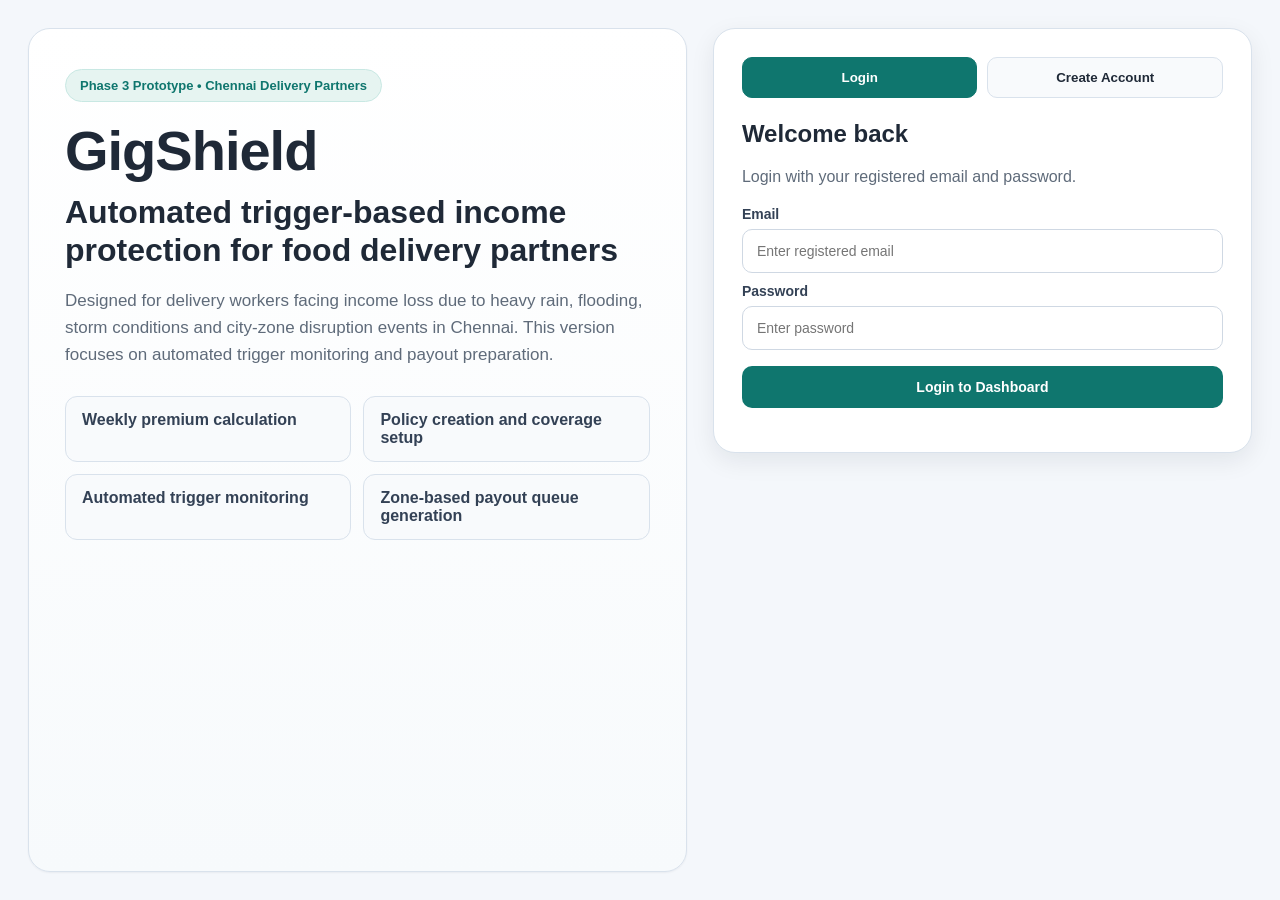
<file: index.html>
<!DOCTYPE html>
<html lang="en">
<head>
  <meta charset="UTF-8" />
  <meta name="viewport" content="width=device-width, initial-scale=1.0" />
  <title>GigShield | Access Portal</title>
  <link rel="stylesheet" href="style.css" />
</head>
<body class="auth-body">
  <div class="bg-orb orb-1"></div>
  <div class="bg-orb orb-2"></div>
  <div class="bg-grid"></div>

  <main class="auth-shell">
    <section class="auth-info">
      <span class="pill">Phase 3 Prototype • Chennai Delivery Partners</span>
      <h1>GigShield</h1>
      <h2>Automated trigger-based income protection for food delivery partners</h2>
      <p>
        Designed for delivery workers facing income loss due to heavy rain,
        flooding, storm conditions and city-zone disruption events in Chennai.
        This version focuses on automated trigger monitoring and payout preparation.
      </p>

      <div class="feature-stack">
        <div class="feature-item">Weekly premium calculation</div>
        <div class="feature-item">Policy creation and coverage setup</div>
        <div class="feature-item">Automated trigger monitoring</div>
        <div class="feature-item">Zone-based payout queue generation</div>
      </div>
    </section>

    <section class="auth-card glass">
      <div class="tab-row">
        <button class="tab-btn active" id="loginTabBtn" onclick="switchTab('login')">Login</button>
        <button class="tab-btn" id="registerTabBtn" onclick="switchTab('register')">Create Account</button>
      </div>

      <div id="loginTab" class="tab-content active">
        <h3>Welcome back</h3>
        <p class="muted">Login with your registered email and password.</p>

        <label>Email</label>
        <input type="email" id="loginEmail" placeholder="Enter registered email" />

        <label>Password</label>
        <input type="password" id="loginPassword" placeholder="Enter password" />

        <button class="btn btn-primary btn-full" onclick="loginUser()">Login to Dashboard</button>
      </div>

      <div id="registerTab" class="tab-content">
        <h3>Create account</h3>
        <p class="muted">Register a delivery partner account for demo access.</p>

        <label>Full Name</label>
        <input type="text" id="regName" placeholder="Enter full name" />

        <label>Email</label>
        <input type="email" id="regEmail" placeholder="Enter email" />

        <label>Password</label>
        <input type="password" id="regPassword" placeholder="Create password" />

        <label>Delivery Platform</label>
        <select id="regPlatform">
          <option value="Swiggy">Swiggy</option>
          <option value="Zomato">Zomato</option>
          <option value="Blinkit">Blinkit</option>
          <option value="Zepto">Zepto</option>
        </select>

        <label>Primary Chennai Zone</label>
        <select id="regCityZone">
          <option value="North Chennai">North Chennai</option>
          <option value="Central Chennai">Central Chennai</option>
          <option value="South Chennai">South Chennai</option>
        </select>

        <button class="btn btn-primary btn-full" onclick="registerUser()">Create Account</button>
      </div>

      <p id="authMessage" class="auth-message"></p>
    </section>
  </main>

  <script src="script.js"></script>
</body>
</html>
</file>
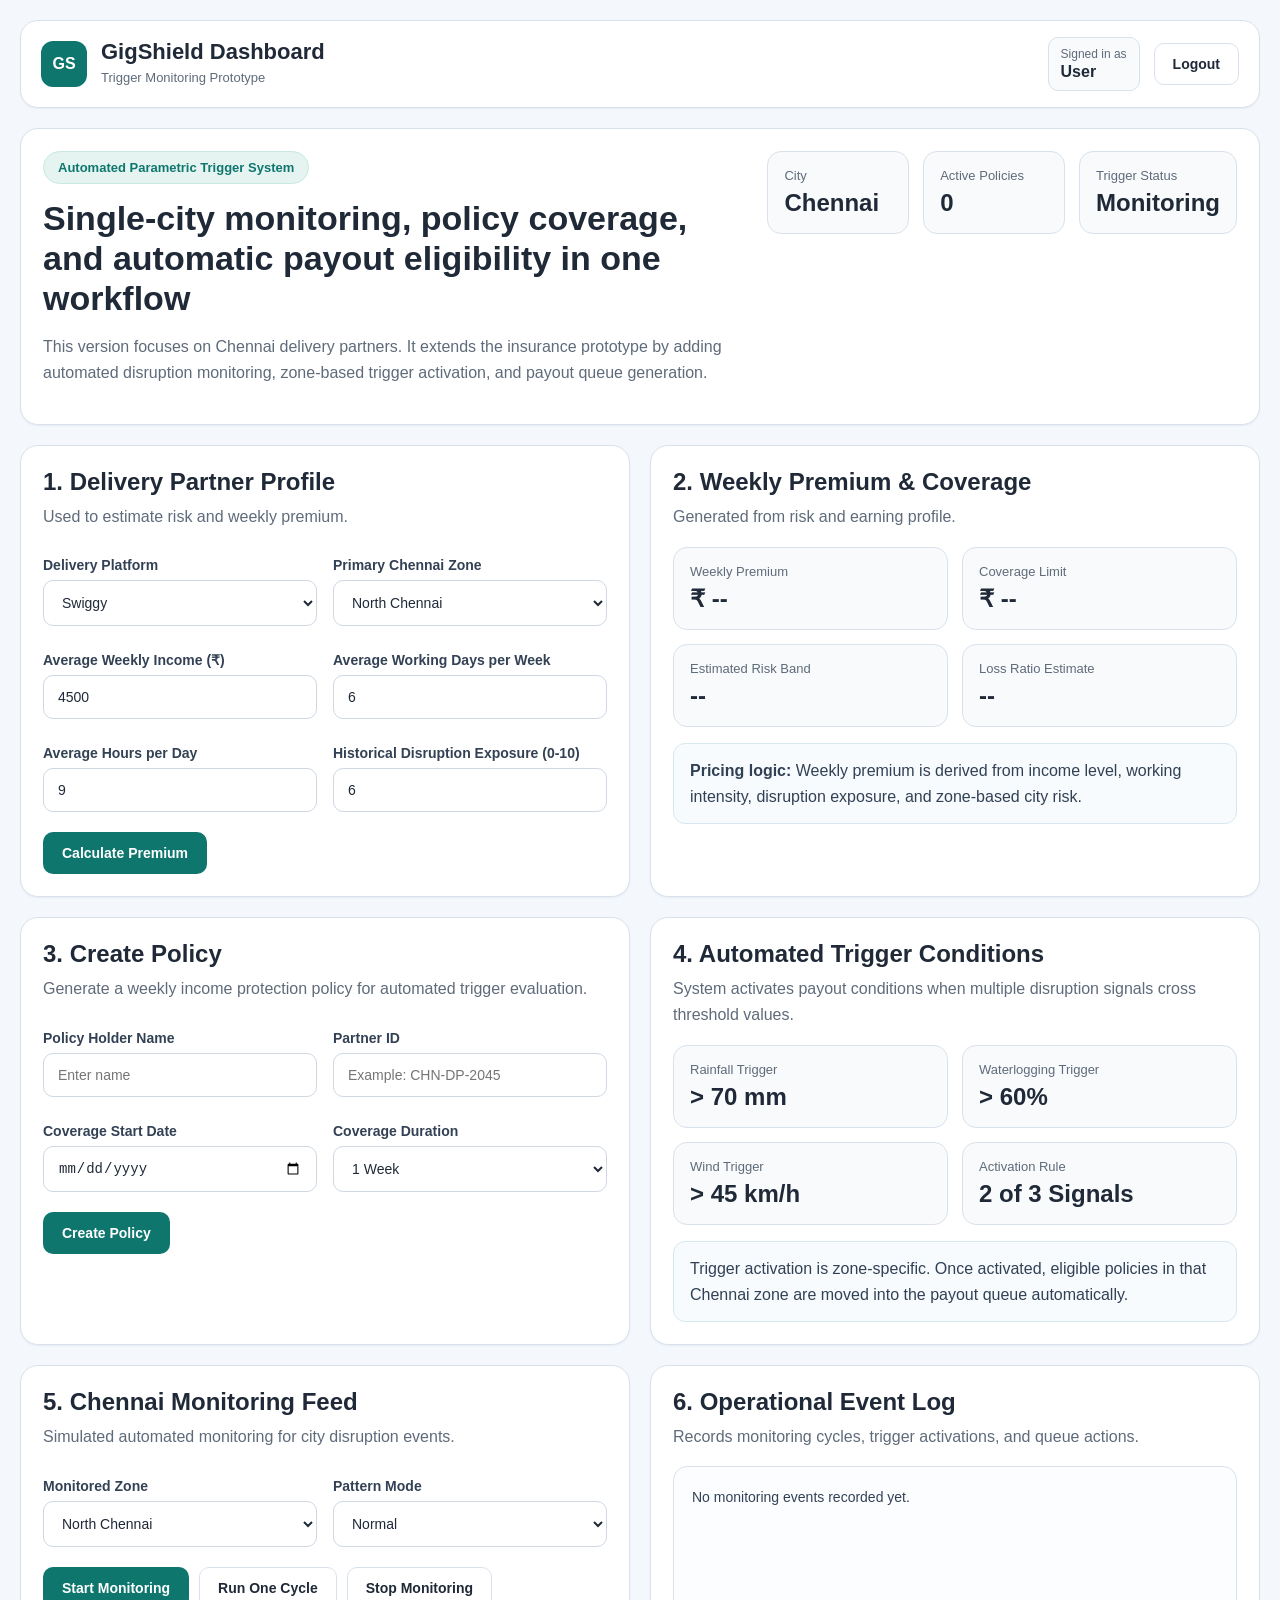
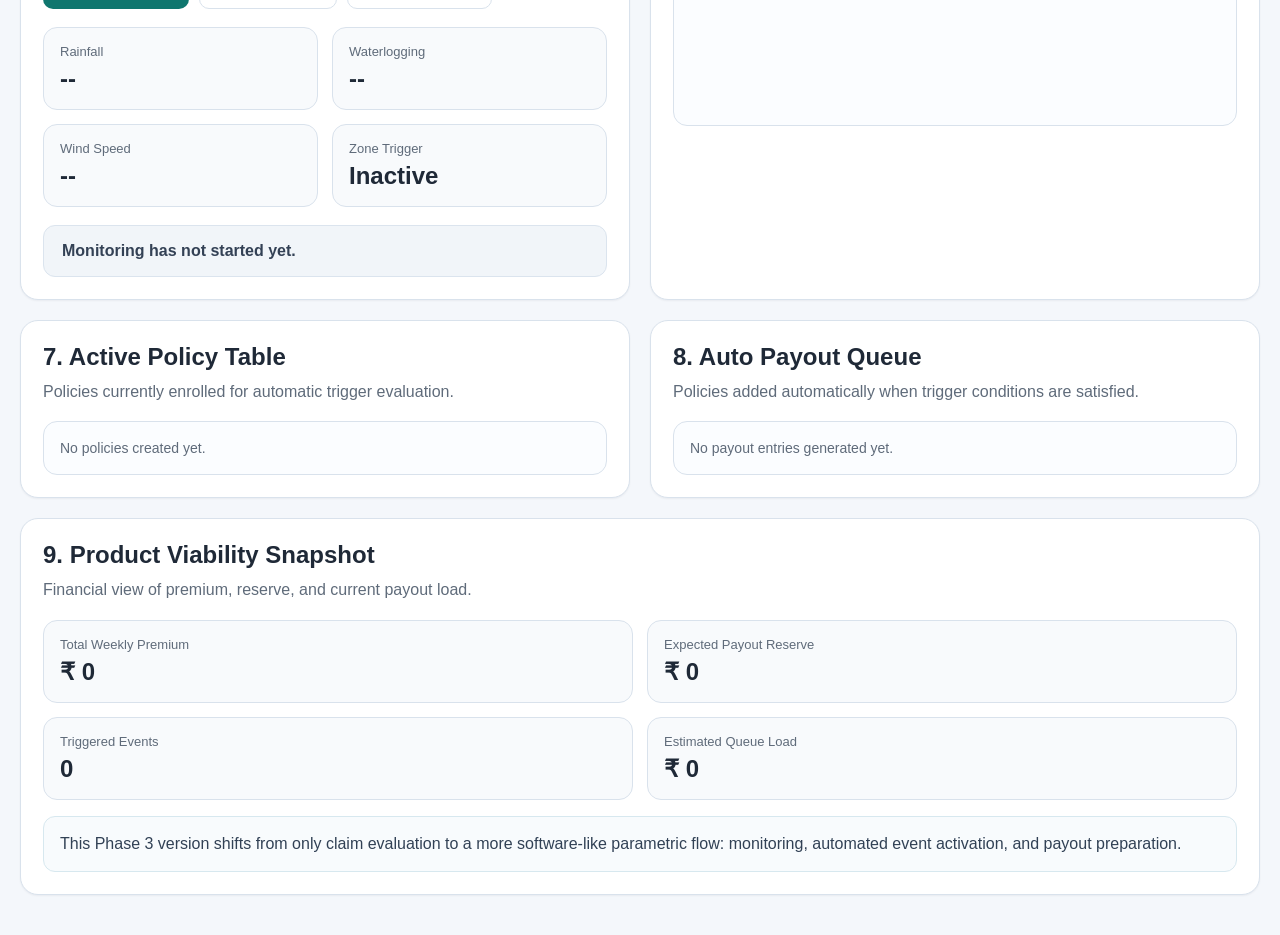
<file: dashboard.html>
<!DOCTYPE html>
<html lang="en">
<head>
  <meta charset="UTF-8" />
  <meta name="viewport" content="width=device-width, initial-scale=1.0" />
  <title>GigShield | Dashboard</title>
  <link rel="stylesheet" href="style.css" />
</head>
<body class="dashboard-body">
  <div class="dashboard-bg-orb orb-a"></div>
  <div class="dashboard-bg-orb orb-b"></div>

  <header class="topbar glass">
    <div class="topbar-left">
      <div class="brand-icon">GS</div>
      <div>
        <h1>GigShield Dashboard</h1>
        <p> Trigger Monitoring Prototype</p>
      </div>
    </div>

    <div class="topbar-right">
      <div class="user-badge">
        <span class="user-label">Signed in as</span>
        <strong id="welcomeUser">User</strong>
      </div>
      <button class="btn btn-secondary" onclick="logout()">Logout</button>
    </div>
  </header>

  <main class="dashboard-main">
    <section class="hero glass">
      <div>
        <span class="pill">Automated Parametric Trigger System</span>
        <h2>Single-city monitoring, policy coverage, and automatic payout eligibility in one workflow</h2>
        <p class="muted">
          This version focuses on Chennai delivery partners. It extends the insurance prototype
          by adding automated disruption monitoring, zone-based trigger activation, and payout queue generation.
        </p>
      </div>

      <div class="hero-metrics">
        <div class="metric-box">
          <span>City</span>
          <strong>Chennai</strong>
        </div>
        <div class="metric-box">
          <span>Active Policies</span>
          <strong id="activePoliciesOut">0</strong>
        </div>
        <div class="metric-box">
          <span>Trigger Status</span>
          <strong id="globalTriggerOut">Monitoring</strong>
        </div>
      </div>
    </section>

    <section class="main-grid">
      <div class="panel glass">
        <div class="panel-header">
          <h3>1. Delivery Partner Profile</h3>
          <p>Used to estimate risk and weekly premium.</p>
        </div>

        <div class="form-grid">
          <div class="field">
            <label>Delivery Platform</label>
            <select id="platform">
              <option value="Swiggy">Swiggy</option>
              <option value="Zomato">Zomato</option>
              <option value="Blinkit">Blinkit</option>
              <option value="Zepto">Zepto</option>
            </select>
          </div>

          <div class="field">
            <label>Primary Chennai Zone</label>
            <select id="zone">
              <option value="North Chennai">North Chennai</option>
              <option value="Central Chennai">Central Chennai</option>
              <option value="South Chennai">South Chennai</option>
            </select>
          </div>

          <div class="field">
            <label>Average Weekly Income (₹)</label>
            <input type="number" id="weeklyIncome" value="4500" />
          </div>

          <div class="field">
            <label>Average Working Days per Week</label>
            <input type="number" id="workingDays" value="6" min="1" max="7" />
          </div>

          <div class="field">
            <label>Average Hours per Day</label>
            <input type="number" id="hoursPerDay" value="9" min="1" max="16" />
          </div>

          <div class="field">
            <label>Historical Disruption Exposure (0-10)</label>
            <input type="number" id="exposureScore" value="6" min="0" max="10" />
          </div>
        </div>

        <div class="action-row">
          <button class="btn btn-primary" onclick="calculatePremium()">Calculate Premium</button>
        </div>
      </div>

      <div class="panel glass">
        <div class="panel-header">
          <h3>2. Weekly Premium & Coverage</h3>
          <p>Generated from risk and earning profile.</p>
        </div>

        <div class="metric-grid">
          <div class="metric-card">
            <span>Weekly Premium</span>
            <strong id="premiumOut">₹ --</strong>
          </div>
          <div class="metric-card">
            <span>Coverage Limit</span>
            <strong id="coverageOut">₹ --</strong>
          </div>
          <div class="metric-card">
            <span>Estimated Risk Band</span>
            <strong id="riskBandOut">--</strong>
          </div>
          <div class="metric-card">
            <span>Loss Ratio Estimate</span>
            <strong id="lossRatioOut">--</strong>
          </div>
        </div>

        <div class="info-box">
          <strong>Pricing logic:</strong>
          Weekly premium is derived from income level, working intensity,
          disruption exposure, and zone-based city risk.
        </div>
      </div>
    </section>

    <section class="main-grid">
      <div class="panel glass">
        <div class="panel-header">
          <h3>3. Create Policy</h3>
          <p>Generate a weekly income protection policy for automated trigger evaluation.</p>
        </div>

        <div class="form-grid">
          <div class="field">
            <label>Policy Holder Name</label>
            <input type="text" id="holderName" placeholder="Enter name" />
          </div>

          <div class="field">
            <label>Partner ID</label>
            <input type="text" id="partnerId" placeholder="Example: CHN-DP-2045" />
          </div>

          <div class="field">
            <label>Coverage Start Date</label>
            <input type="date" id="startDate" />
          </div>

          <div class="field">
            <label>Coverage Duration</label>
            <select id="duration">
              <option value="1 Week">1 Week</option>
              <option value="2 Weeks">2 Weeks</option>
              <option value="4 Weeks">4 Weeks</option>
            </select>
          </div>
        </div>

        <div class="action-row">
          <button class="btn btn-primary" onclick="createPolicy()">Create Policy</button>
        </div>

        <div id="policyCard" class="policy-card hidden"></div>
      </div>

      <div class="panel glass">
        <div class="panel-header">
          <h3>4. Automated Trigger Conditions</h3>
          <p>System activates payout conditions when multiple disruption signals cross threshold values.</p>
        </div>

        <div class="metric-grid">
          <div class="metric-card">
            <span>Rainfall Trigger</span>
            <strong>> 70 mm</strong>
          </div>
          <div class="metric-card">
            <span>Waterlogging Trigger</span>
            <strong>> 60%</strong>
          </div>
          <div class="metric-card">
            <span>Wind Trigger</span>
            <strong>> 45 km/h</strong>
          </div>
          <div class="metric-card">
            <span>Activation Rule</span>
            <strong>2 of 3 Signals</strong>
          </div>
        </div>

        <div class="info-box">
          Trigger activation is zone-specific. Once activated, eligible policies in that Chennai zone
          are moved into the payout queue automatically.
        </div>
      </div>
    </section>

    <section class="main-grid">
      <div class="panel glass">
        <div class="panel-header">
          <h3>5. Chennai Monitoring Feed</h3>
          <p>Simulated automated monitoring for city disruption events.</p>
        </div>

        <div class="form-grid">
          <div class="field">
            <label>Monitored Zone</label>
            <select id="monitorZone">
              <option value="North Chennai">North Chennai</option>
              <option value="Central Chennai">Central Chennai</option>
              <option value="South Chennai">South Chennai</option>
            </select>
          </div>

          <div class="field">
            <label>Pattern Mode</label>
            <select id="monitorMode">
              <option value="Normal">Normal</option>
              <option value="Heavy Rain Pattern">Heavy Rain Pattern</option>
              <option value="Flood Pattern">Flood Pattern</option>
              <option value="Storm Pattern">Storm Pattern</option>
            </select>
          </div>
        </div>

        <div class="action-row">
          <button class="btn btn-primary" onclick="startMonitoring()">Start Monitoring</button>
          <button class="btn btn-secondary" onclick="runSingleCycle()">Run One Cycle</button>
          <button class="btn btn-secondary" onclick="stopMonitoring()">Stop Monitoring</button>
        </div>

        <div class="metric-grid claim-results">
          <div class="metric-card">
            <span>Rainfall</span>
            <strong id="rainfallOut">--</strong>
          </div>
          <div class="metric-card">
            <span>Waterlogging</span>
            <strong id="waterloggingOut">--</strong>
          </div>
          <div class="metric-card">
            <span>Wind Speed</span>
            <strong id="windOut">--</strong>
          </div>
          <div class="metric-card">
            <span>Zone Trigger</span>
            <strong id="zoneTriggerOut">Inactive</strong>
          </div>
        </div>

        <div id="monitorBanner" class="decision-banner neutral">
          Monitoring has not started yet.
        </div>
      </div>

      <div class="panel glass">
        <div class="panel-header">
          <h3>6. Operational Event Log</h3>
          <p>Records monitoring cycles, trigger activations, and queue actions.</p>
        </div>

        <div id="eventLog" class="log-box">
          <div class="log-item">No monitoring events recorded yet.</div>
        </div>
      </div>
    </section>

    <section class="main-grid">
      <div class="panel glass">
        <div class="panel-header">
          <h3>7. Active Policy Table</h3>
          <p>Policies currently enrolled for automatic trigger evaluation.</p>
        </div>

        <div id="policyTable" class="table-box">
          <div class="empty-note">No policies created yet.</div>
        </div>
      </div>

      <div class="panel glass">
        <div class="panel-header">
          <h3>8. Auto Payout Queue</h3>
          <p>Policies added automatically when trigger conditions are satisfied.</p>
        </div>

        <div id="payoutQueue" class="table-box">
          <div class="empty-note">No payout entries generated yet.</div>
        </div>
      </div>
    </section>

    <section class="panel glass">
      <div class="panel-header">
        <h3>9. Product Viability Snapshot</h3>
        <p>Financial view of premium, reserve, and current payout load.</p>
      </div>

      <div class="metric-grid">
        <div class="metric-card">
          <span>Total Weekly Premium</span>
          <strong id="premiumCollectedOut">₹ --</strong>
        </div>
        <div class="metric-card">
          <span>Expected Payout Reserve</span>
          <strong id="reserveOut">₹ --</strong>
        </div>
        <div class="metric-card">
          <span>Triggered Events</span>
          <strong id="triggerCountOut">0</strong>
        </div>
        <div class="metric-card">
          <span>Estimated Queue Load</span>
          <strong id="queueLoadOut">₹ --</strong>
        </div>
      </div>

      <div class="info-box">
        This Phase 3 version shifts from only claim evaluation to a more software-like parametric flow:
        monitoring, automated event activation, and payout preparation.
      </div>
    </section>
  </main>

  <script src="script.js"></script>
</body>
</html>
</file>
<file: style.css>
:root {
  --bg: #f4f7fb;
  --surface: #ffffff;
  --surface-2: #f8fafc;
  --surface-3: #eef3f8;
  --border: #d9e2ec;
  --text: #1f2937;
  --muted: #5f6b7a;
  --primary: #0f766e;
  --primary-dark: #0b5e58;
  --secondary: #2563eb;
  --success: #15803d;
  --warning: #b45309;
  --danger: #be123c;
  --shadow-sm: 0 1px 2px rgba(15, 23, 42, 0.05);
  --shadow-md: 0 8px 24px rgba(15, 23, 42, 0.08);
  --radius: 14px;
  --radius-lg: 18px;
  --max-width: 1320px;
}

* {
  box-sizing: border-box;
}

html {
  scroll-behavior: smooth;
}

body {
  margin: 0;
  font-family: "Segoe UI", Arial, sans-serif;
  background: var(--bg);
  color: var(--text);
  min-height: 100vh;
}

.bg-grid,
.bg-orb,
.dashboard-bg-orb {
  display: none;
}

h1, h2, h3, h4 {
  margin-top: 0;
  color: var(--text);
}

p {
  line-height: 1.6;
}

.muted {
  color: var(--muted);
}

.hidden {
  display: none;
}

.glass {
  background: var(--surface);
  border: 1px solid var(--border);
  box-shadow: var(--shadow-md);
}

.pill {
  display: inline-block;
  padding: 8px 14px;
  border-radius: 999px;
  background: #e6f4f1;
  color: var(--primary);
  border: 1px solid #c8e8e3;
  font-size: 13px;
  font-weight: 600;
}

.btn {
  border: 1px solid transparent;
  cursor: pointer;
  border-radius: 10px;
  font-weight: 600;
  transition: 0.18s ease;
  padding: 12px 18px;
  font-size: 14px;
}

.btn:hover {
  transform: translateY(-1px);
}

.btn-primary {
  background: var(--primary);
  color: white;
}

.btn-primary:hover {
  background: var(--primary-dark);
}

.btn-secondary {
  background: white;
  color: var(--text);
  border-color: var(--border);
}

.btn-secondary:hover {
  background: var(--surface-2);
}

.btn-full {
  width: 100%;
  margin-top: 16px;
}

input,
select,
textarea {
  width: 100%;
  padding: 13px 14px;
  border-radius: 10px;
  border: 1px solid #cfd8e3;
  background: white;
  color: var(--text);
  outline: none;
  font-size: 14px;
}

input:focus,
select:focus,
textarea:focus {
  border-color: var(--secondary);
  box-shadow: 0 0 0 3px rgba(37, 99, 235, 0.12);
}

label {
  display: block;
  margin: 10px 0 7px;
  color: #334155;
  font-size: 14px;
  font-weight: 600;
}

/* ---------- Auth Page ---------- */

.auth-body {
  padding: 28px;
}

.auth-shell {
  width: min(var(--max-width), 100%);
  margin: 0 auto;
  display: grid;
  grid-template-columns: 1.1fr 0.9fr;
  gap: 26px;
  align-items: stretch;
  min-height: calc(100vh - 56px);
}

.auth-info {
  background: linear-gradient(180deg, #ffffff 0%, #f7fafc 100%);
  border: 1px solid var(--border);
  border-radius: 22px;
  padding: 40px 36px;
  box-shadow: var(--shadow-sm);
}

.auth-info h1 {
  font-size: 56px;
  margin: 16px 0 10px;
  letter-spacing: -1px;
}

.auth-info h2 {
  font-size: 32px;
  line-height: 1.2;
  margin-bottom: 14px;
  max-width: 720px;
}

.auth-info p {
  color: var(--muted);
  font-size: 17px;
  max-width: 760px;
}

.feature-stack {
  display: grid;
  grid-template-columns: repeat(2, minmax(0, 1fr));
  gap: 12px;
  margin-top: 28px;
}

.feature-item {
  padding: 14px 16px;
  border-radius: 12px;
  background: var(--surface-2);
  border: 1px solid var(--border);
  color: #334155;
  font-weight: 600;
}

.auth-card {
  border-radius: 22px;
  padding: 28px;
  align-self: start;
}

.tab-row {
  display: grid;
  grid-template-columns: 1fr 1fr;
  gap: 10px;
  margin-bottom: 22px;
}

.tab-btn {
  border: 1px solid var(--border);
  padding: 12px;
  border-radius: 10px;
  background: var(--surface-2);
  color: var(--text);
  cursor: pointer;
  font-weight: 700;
}

.tab-btn.active {
  background: var(--primary);
  color: white;
  border-color: var(--primary);
}

.tab-content {
  display: none;
}

.tab-content.active {
  display: block;
}

.tab-content h3 {
  font-size: 24px;
  margin-bottom: 8px;
}

.auth-message {
  margin-top: 16px;
  font-size: 14px;
  font-weight: 600;
}

/* ---------- Dashboard ---------- */

.dashboard-body {
  padding: 20px;
}

.topbar {
  width: min(var(--max-width), 100%);
  margin: 0 auto 20px;
  padding: 16px 20px;
  border-radius: 18px;
  display: flex;
  justify-content: space-between;
  align-items: center;
  gap: 18px;
  background: white;
  border: 1px solid var(--border);
  box-shadow: var(--shadow-sm);
}

.topbar-left,
.topbar-right {
  display: flex;
  align-items: center;
  gap: 14px;
}

.brand-icon {
  width: 46px;
  height: 46px;
  border-radius: 12px;
  display: grid;
  place-items: center;
  font-weight: 800;
  background: var(--primary);
  color: white;
  font-size: 16px;
}

.topbar h1 {
  margin: 0;
  font-size: 22px;
}

.topbar p {
  margin: 3px 0 0;
  color: var(--muted);
  font-size: 13px;
}

.user-badge {
  padding: 9px 12px;
  border-radius: 10px;
  background: var(--surface-2);
  border: 1px solid var(--border);
}

.user-label {
  display: block;
  color: var(--muted);
  font-size: 12px;
  margin-bottom: 2px;
}

.dashboard-main {
  width: min(var(--max-width), 100%);
  margin: 0 auto;
}

.hero,
.panel {
  border-radius: 18px;
  padding: 22px;
  background: white;
  border: 1px solid var(--border);
  box-shadow: var(--shadow-sm);
  margin-bottom: 20px;
}

.hero {
  display: grid;
  grid-template-columns: 1.2fr 0.8fr;
  gap: 20px;
}

.hero h2 {
  margin: 14px 0 10px;
  font-size: 34px;
  line-height: 1.18;
  max-width: 800px;
}

.hero-metrics,
.metric-grid {
  display: grid;
  gap: 14px;
}

.hero-metrics {
  grid-template-columns: repeat(3, 1fr);
  align-self: start;
}

.metric-grid {
  grid-template-columns: repeat(2, 1fr);
  margin-top: 18px;
}

.metric-box,
.metric-card {
  background: var(--surface-2);
  border: 1px solid var(--border);
  border-radius: 14px;
  padding: 16px;
}

.metric-box span,
.metric-card span {
  display: block;
  color: var(--muted);
  font-size: 13px;
  margin-bottom: 6px;
}

.metric-box strong,
.metric-card strong {
  font-size: 24px;
  color: var(--text);
}

.main-grid {
  display: grid;
  grid-template-columns: 1fr 1fr;
  gap: 20px;
}

.panel-header h3 {
  margin: 0;
  font-size: 24px;
}

.panel-header p {
  margin: 8px 0 0;
  color: var(--muted);
}

.form-grid {
  display: grid;
  grid-template-columns: repeat(2, 1fr);
  gap: 16px;
  margin-top: 18px;
}

.field {
  display: flex;
  flex-direction: column;
}

.action-row {
  display: flex;
  gap: 10px;
  flex-wrap: wrap;
  margin-top: 20px;
}

.info-box {
  margin-top: 16px;
  border-radius: 12px;
  padding: 14px 16px;
  line-height: 1.6;
  background: #f8fbfd;
  border: 1px solid #d7e8ef;
  color: #314155;
}

.policy-card {
  margin-top: 18px;
  padding: 18px;
  border-radius: 14px;
  background: #f2fbf8;
  border: 1px solid #cdeee4;
}

.policy-card h4 {
  margin-bottom: 12px;
}

.policy-card p {
  margin: 8px 0;
}

.decision-banner {
  margin-top: 18px;
  border-radius: 12px;
  padding: 16px 18px;
  font-size: 16px;
  font-weight: 700;
  border: 1px solid transparent;
}

.decision-banner.neutral {
  background: #f1f5f9;
  color: #334155;
  border-color: #dbe4ee;
}

.decision-banner.trusted {
  background: #ecfdf3;
  color: var(--success);
  border-color: #c7f0d5;
}

.decision-banner.review {
  background: #fff7ed;
  color: var(--warning);
  border-color: #f6ddba;
}

.decision-banner.spoofed {
  background: #fff1f2;
  color: var(--danger);
  border-color: #f7c7d0;
}

.reason-list {
  margin: 16px 0 0;
  padding-left: 18px;
  line-height: 1.75;
  color: #334155;
}

.reason-list li {
  margin-bottom: 6px;
}

.log-box {
  margin-top: 16px;
  border: 1px solid var(--border);
  border-radius: 14px;
  background: #fbfdff;
  min-height: 260px;
  max-height: 320px;
  overflow-y: auto;
  padding: 8px 14px;
}

.log-item {
  padding: 12px 4px;
  border-bottom: 1px solid #e6edf3;
  color: #334155;
  font-size: 14px;
  line-height: 1.5;
}

.log-item:last-child {
  border-bottom: none;
}

.table-box {
  margin-top: 16px;
  border: 1px solid var(--border);
  border-radius: 14px;
  background: #fbfdff;
  overflow: hidden;
}

.table-row {
  display: grid;
  grid-template-columns: 1.1fr 1.2fr 1fr 1fr 1fr;
  gap: 10px;
  align-items: center;
  padding: 14px 16px;
  border-bottom: 1px solid #e8eef5;
  font-size: 14px;
  color: #334155;
}

.table-row:last-child {
  border-bottom: none;
}

.table-row.header {
  background: #f4f8fb;
  font-weight: 700;
  color: #1f2937;
}

.empty-note {
  color: var(--muted);
  font-size: 14px;
  padding: 18px 16px;
}

/* ---------- Responsive ---------- */

@media (max-width: 1100px) {
  .auth-shell,
  .hero,
  .main-grid,
  .form-grid,
  .metric-grid,
  .hero-metrics {
    grid-template-columns: 1fr;
  }

  .topbar {
    flex-direction: column;
    align-items: flex-start;
  }

  .topbar-right {
    width: 100%;
    justify-content: space-between;
  }

  .feature-stack {
    grid-template-columns: 1fr;
  }

  .table-row {
    grid-template-columns: 1fr;
    gap: 6px;
  }

  .table-row.header {
    display: none;
  }
}

@media (max-width: 700px) {
  .auth-body,
  .dashboard-body {
    padding: 12px;
  }

  .auth-info h1 {
    font-size: 42px;
  }

  .auth-info h2 {
    font-size: 26px;
  }

  .hero h2 {
    font-size: 28px;
  }

  .btn {
    width: 100%;
  }

  .action-row {
    flex-direction: column;
  }
}
</file>
